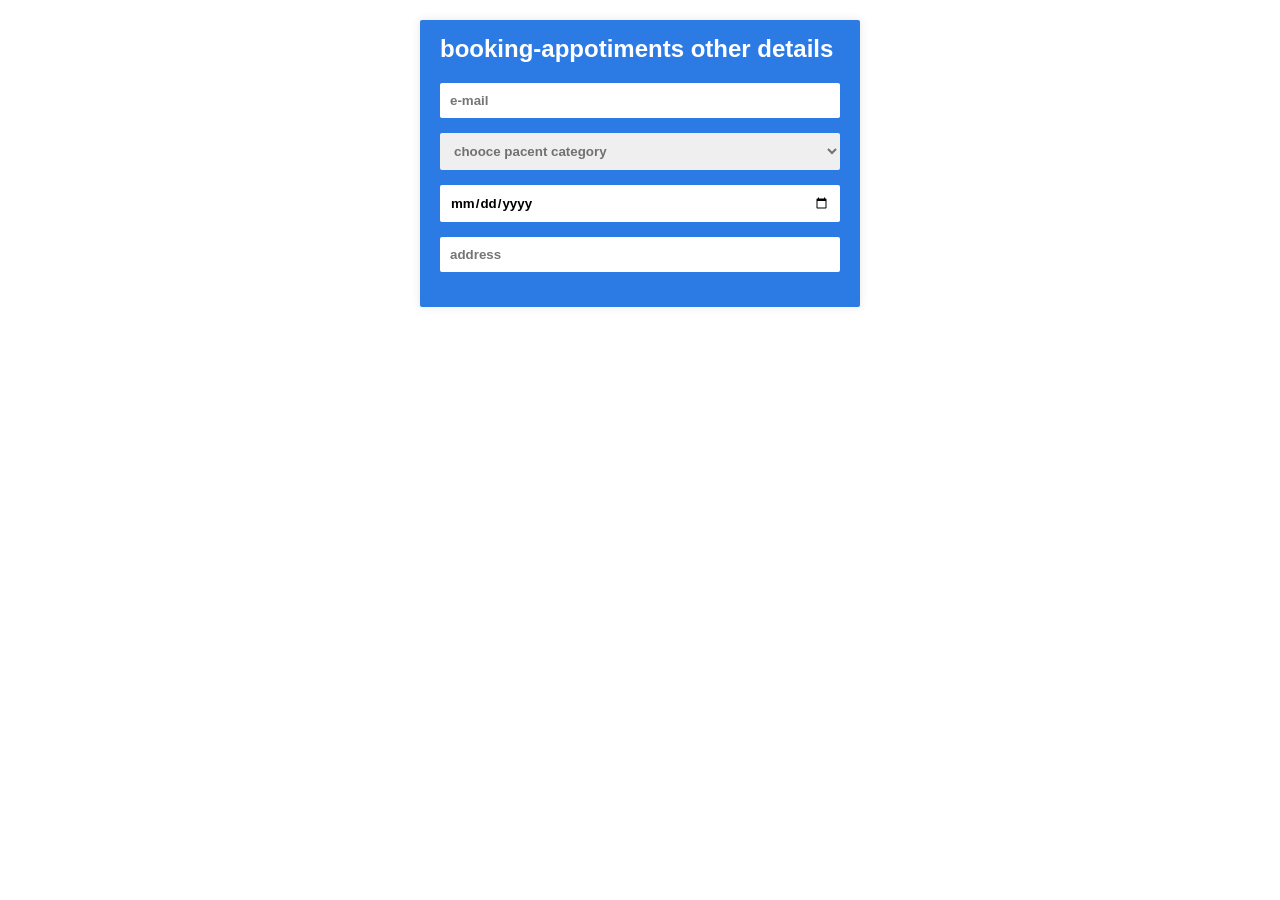
<file: Book appotiment/book-appotiments-other -details.html>
<!doctype html>
<html lang="en">
  <head>
    <meta charset="UTF-8" />
    <meta name="viewport" content="width=device-width, initial-scale=1.0" />
    <title>book-appotiments-other-details</title>
  </head>
  <style>
    * {
      font-family:
        "Trebuchet MS", "Lucida Sans Unicode", "Lucida Grande", "Lucida Sans",
        Arial, sans-serif;
      font-family: 16px;
      font-weight: bolder;
    }
    h2 {
      color: #ffff;
      margin-top: -5px;
    }
    #booking-container {
      max-width: 400px;
      margin: 20px auto;
      padding: 20px;
      background: #2c7be5;
      border-radius: 2px;
      box-shadow: 0 0 10px rgba(0, 0, 0, 0.1);
    }
    .input,
    .submit {
      width: 100%;
      margin-bottom: 15px;
      border-radius: 2px;
      outline: none;
      padding: 10px;
      box-sizing: border-box;
      border: none;
    }
    input {
      width: 100%;
      margin-bottom: 15px;
      border-radius: 2px;
      outline: none;
      padding: 10px;
      box-sizing: border-box;
      border: none;
    }
    select {
      width: 100%;
      margin-bottom: 15px;
      border-radius: 2px;
      outline: none;
      padding: 10px;
      box-sizing: border-box;
      border: none;
    }
    select:focus,
    input:focus {
      border: 2px solid #007bff;
      outline: none;
      box-shadow: 0 0 5px rgba(0, 123, 255, 0.5);
      cursor: pointer;
    }
    #checkbox {
      display: flex;
    }
    #radio {
      display: flex;
      justify-content: start;
    }
  </style>
  <body>
    <div id="booking-container">
      <form action="">
        <h2>booking-appotiments other details</h2>
        <input type="text" placeholder="e-mail" required />
        <select
          name="patient_category"
          style="color: rgb(113, 113, 113)"
          required
        >
          <option value="" default value>chooce pacent category</option>
          <optgroup label="Adults">
            <option>Male</option>
            <option>Female</option>
          </optgroup>
          <optgroup label="Children">
            <option>Kids (Under 12)</option>
            <option>Infants</option>
          </optgroup>
        </select>
        <input type="date" name="date " placeholder="date of barth" required />
        <input type="text"   placeholder="address" required> 
     
    </div>
  </body>
</html>
</file>
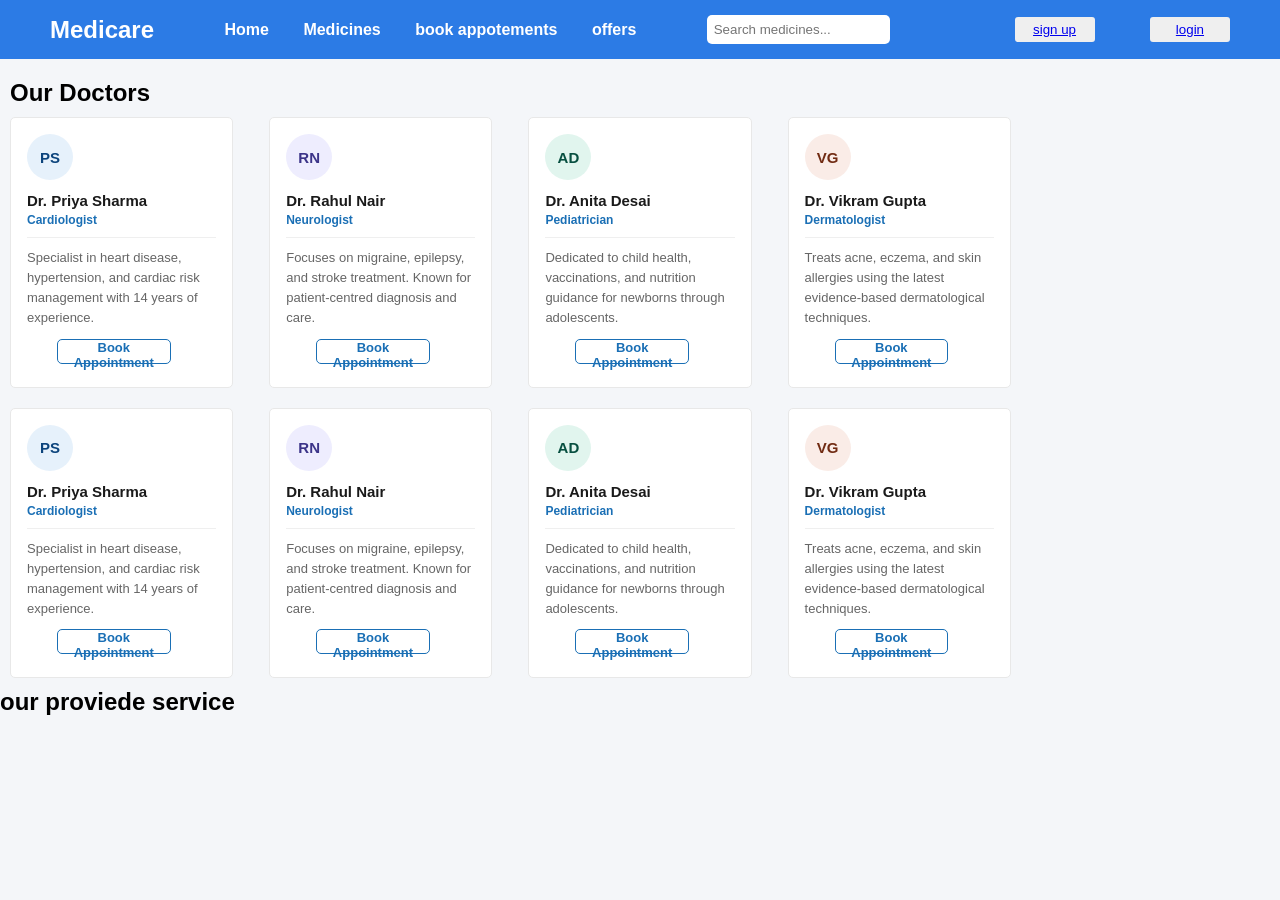
<file: doctor consulte/doctor consulte.html>
<!doctype html>
<html lang="en">
  <head>
    <meta charset="UTF-8" />
    <meta name="viewport" content="width=device-width, initial-scale=1.0" />
    <title>Doctor Consulation</title>
    <link rel="stylesheet" href="doctor consulte.css">
  </head>
  <body>

    <header>
      <div class="logo">Medicare</div>
  
      <nav>
        <a href="#">Home</a>
        <a href="./Medicines/Medicines.html">Medicines</a>
        <a href="#">book appotements</a>
        <a href="#">offers</a>
      </nav>
      <input type="text" placeholder="Search medicines..." class="search">
      <div class="search"></div></input>
      <button class="sign-up">
        <a href="./Signup-page/sign-up.html">sign up</a>
      </button>
      <button class="login-btn">
        <a href="./Login-page/login.html">login</a>
      </button>
    </header>

    <h2 class="section-title">Our Doctors</h2>
    <div class="grid">
      <!-- Card 1 -->
      <div class="card">
        <div class="avatar" style="background: #e6f1fb; color: #0c447c">PS</div>
        <p class="name">Dr. Priya Sharma</p>
        <p class="specialty">Cardiologist</p>
        <hr class="divider" />
        <p class="description">
          Specialist in heart disease, hypertension, and cardiac risk management
          with 14 years of experience.
        </p>
        <button class="book-btn">Book Appointment</button>
      </div>

      <!-- Card 2 -->
      <div class="card">
        <div class="avatar" style="background: #eeedfe; color: #3c3489">RN</div>
        <p class="name">Dr. Rahul Nair</p>
        <p class="specialty">Neurologist</p>
        <hr class="divider" />
        <p class="description">
          Focuses on migraine, epilepsy, and stroke treatment. Known for
          patient-centred diagnosis and care.
        </p>
        <button class="book-btn">Book Appointment</button>
      </div>

      <!-- Card 3 -->
      <div class="card">
        <div class="avatar" style="background: #e1f5ee; color: #085041">AD</div>
        <p class="name">Dr. Anita Desai</p>
        <p class="specialty">Pediatrician</p>
        <hr class="divider" />
        <p class="description">
          Dedicated to child health, vaccinations, and nutrition guidance for
          newborns through adolescents.
        </p>
        <button class="book-btn">Book Appointment</button>
      </div>

      <!-- Card 4 -->
      <div class="card">
        <div class="avatar" style="background: #faece7; color: #712b13">VG</div>
        <p class="name">Dr. Vikram Gupta</p>
        <p class="specialty">Dermatologist</p>
        <hr class="divider" />
        <p class="description">
          Treats acne, eczema, and skin allergies using the latest
          evidence-based dermatological techniques.
        </p>
        <button class="book-btn">Book Appointment</button>
      </div>
    </div>
 
    <!-- section to grid -->
    <div class="grid">
      <!-- Card 1 -->
      <div class="card">
        <div class="avatar" style="background: #e6f1fb; color: #0c447c">PS</div>
        <p class="name">Dr. Priya Sharma</p>
        <p class="specialty">Cardiologist</p>
        <hr class="divider" />
        <p class="description">
          Specialist in heart disease, hypertension, and cardiac risk management
          with 14 years of experience.
        </p>
        <button class="book-btn">Book Appointment</button>
      </div>

      <!-- Card 2 -->
      <div class="card">
        <div class="avatar" style="background: #eeedfe; color: #3c3489">RN</div>
        <p class="name">Dr. Rahul Nair</p>
        <p class="specialty">Neurologist</p>
        <hr class="divider" />
        <p class="description">
          Focuses on migraine, epilepsy, and stroke treatment. Known for
          patient-centred diagnosis and care.
        </p>
        <button class="book-btn">Book Appointment</button>
      </div>

      <!-- Card 3 -->
      <div class="card">
        <div class="avatar" style="background: #e1f5ee; color: #085041">AD</div>
        <p class="name">Dr. Anita Desai</p>
        <p class="specialty">Pediatrician</p>
        <hr class="divider" />
        <p class="description">
          Dedicated to child health, vaccinations, and nutrition guidance for
          newborns through adolescents.
        </p>
        <button class="book-btn">Book Appointment</button>
      </div>

      <!-- Card 4 -->
      <div class="card">
        <div class="avatar" style="background: #faece7; color: #712b13">VG</div>
        <p class="name">Dr. Vikram Gupta</p>
        <p class="specialty">Dermatologist</p>
        <hr class="divider" />
        <p class="description">
          Treats acne, eczema, and skin allergies using the latest
          evidence-based dermatological techniques.
        </p>
        <button class="book-btn">Book Appointment</button>
      </div>
    </div>

    <div id="service ">
    <h2>
      our proviede service 
    </h2>
    
  </div>
  </body>
</html>
</file>
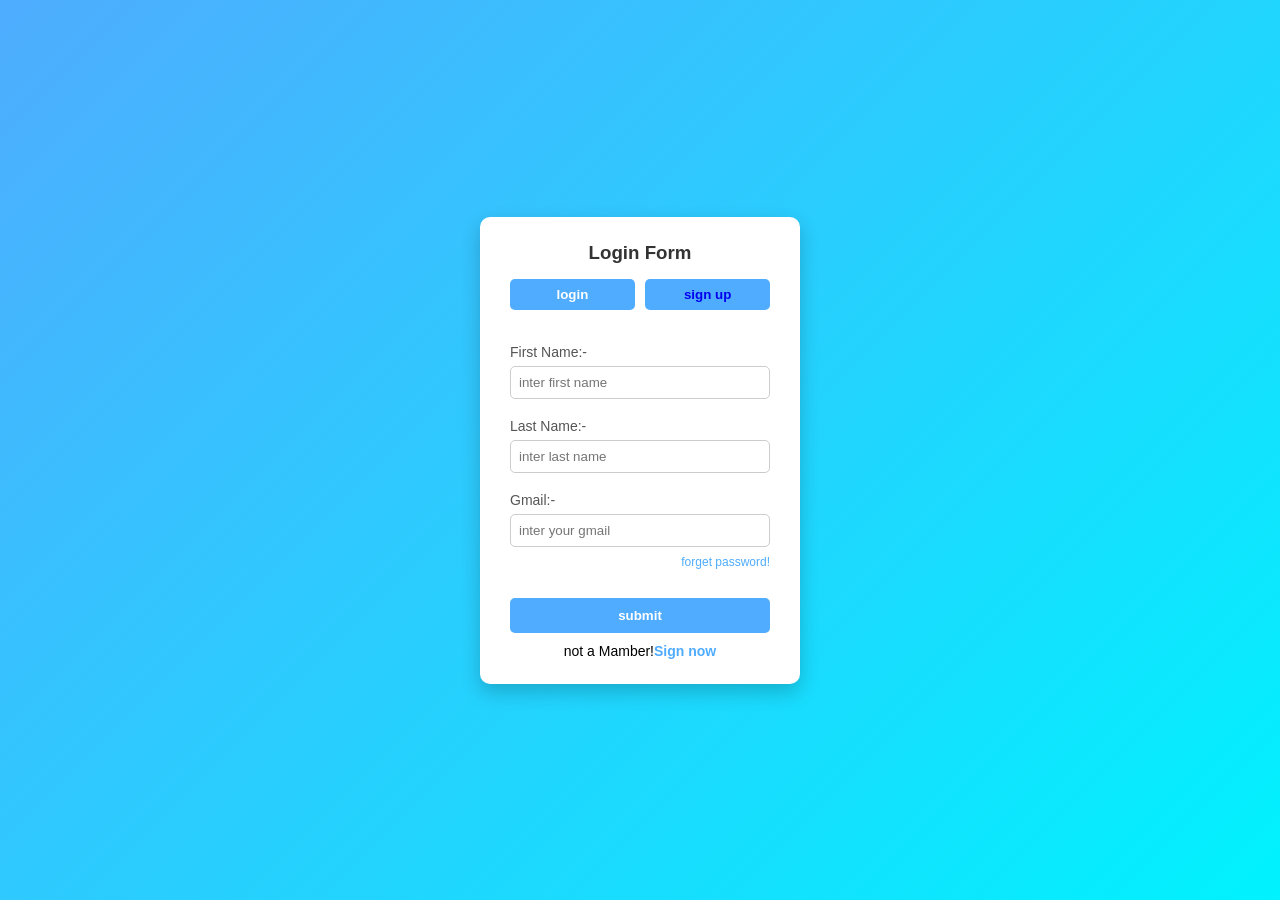
<file: Login-page/login.html>
<!doctype html>
<html lang="en">
  <head>
    <meta charset="UTF-8" />
    <meta name="viewport" content="width=device-width, initial-scale=1.0" />
    <title>login-registration</title>
    <link rel="stylesheet" href="login.css" />
  </head>

  <body>
    <form id="contioner">
      <div>
        <h3>Login Form</h3>
      </div>
      <div class="button">
        <button class="login">login</button>
        <button class="sign-up">
          <a href="../Signup-page/sign-up.html">sign up</a>
        </button>
      </div>
      <br />
      <label>First Name:-</label>
      <input type="text" placeholder="inter first name" required />
      <br />
      <br />
      <label>Last Name:-</label>
      <br />
      <input type="text" placeholder="inter last name" required /><br /><br />
      <label>Gmail:-</label>
      <br />
      <input type="text" placeholder="inter your gmail" required />
      <br />
      <span class="span"><a href=""> forget password!</a></span>
      <br />
      <button
        class="submit"
        type="submit "
        name="submit"
        value="submit"
        onclick="submit()"
      >
        submit
      </button>
      <br />
      <p>not a Mamber!<a href="#">Sign now</a></p>
    </form>

    <script>
      function showAlert() {
        alert("Your form will be submitted");
      }

      let contioner = document.getElementById("contioner");

      function hideshow() {
        if (
          contioner.style.display === "none" ||
          contioner.style.display === ""
        ) {
          contioner.style.display = "block";
        } else {
          contioner.style.display = "none";
        }
      }
    </script>
  </body>
</html>
</file>
<file: doctor consulte/doctor consulte.css>
* {
  box-sizing: border-box;
  margin: 0;
  padding: 0;
}

body {
  font-family:
    "Trebuchet MS", "Lucida Sans Unicode", "Lucida Grande", "Lucida Sans",
    Arial, sans-serif;
  background: #f4f6f9;
}
header {
  display: flex;
  justify-content: space-between;
  align-items: center;
  padding: 15px 50px;
  background: #2c7be5;
  color: white;
}

.Shop-now {
  height: 30px;
  width: 100px;
  border: none;
  outline: none;
  border-radius: 3px;
  margin-top: 20px;
}
.logo {
  font-size: 24px;
  font-weight: bold;
}

nav a {
  margin: 0 15px;
  text-decoration: none;
  color: white;
  font-weight: bold;
}

button {
  height: 25px;
  width: 80px;
  border: none;
  outline: none;
  border-radius: 3px;
}
.search {
  padding: 7px;
  border: none;
  border-radius: 5px;
}

.hero {
  background: #e3f2fd;
  display: flex;
  flex-direction: column;
  justify-content: center;
  align-items: center;
  text-align: center;
  background-size: cover;
  height: 350px;
  color: #ffff;
}
.hero-content {
  position: absolute;
  z-index: +1;
}
.hero-image {
  height: 350px;
  width: 100%;
}

.hero h1 {
  font-size: 40px;
  margin-bottom: 10px;
}

.hero button {
  padding: 10px 20px;
  background: #2c7be5;
  border: none;
  color: white;
  border-radius: 5px;
  cursor: pointer;
}
#doctor-consult {
  height: 200px;
  width: 100%;
  background-color: aqua;
}
.heading {
  margin-left: 17px;
  margin-top: 5px;
}
#section {
  display: flex;
  flex-direction: row;
  justify-content: center;
  align-items: center;
  padding: 10px;
}
.section-box {
  height: 150px;
  width: 150px;
  background: #2c7be5;
  margin-left: 10px;
  border-radius: 5px;
}
.section-title {
  margin-left: 10px;
  margin-top: 20px;
}

.grid {
  display: grid;
  grid-template-columns: repeat(auto-fill, minmax(220px, 1fr));
  gap: 16px;
}

.card {
  background: #ffffff;
  border: 1px solid #e8e8e8;
  border-radius: 5px;
  padding: 1rem;
  margin: 10px;
}

.card:hover {
  transform: translateY(-6px);
  box-shadow: 0 12px 32px rgba(0, 0, 0, 0.1);
  border-color: #a0c4f1;
}
.avatar {
  width: 46px;
  height: 46px;
  border-radius: 50%;
  display: flex;
  align-items: center;
  justify-content: center;
  font-weight: 600;
  font-size: 15px;
  margin-bottom: 12px;
}
.card:hover .avatar {
  transform: scale(1.12);
}

.name {
  font-size: 15px;
  font-weight: 600;
  color: #1a1a1a;
  margin-bottom: 4px;
}

.specialty {
  font-size: 12px;
  font-weight: 500;
  color: #1a6fb5;
  margin-bottom: 10px;
  font-weight: bolder;
}

.divider {
  border: none;
  border-top: 1px solid #efefef;
  margin-bottom: 10px;
}

.description {
  font-size: 13px;
  color: #666;
  line-height: 1.55;
}

.book-btn {
  width: 60%;
  border: 1.5px solid #1a6fb5;
  border-radius: 5px;
  margin: 10px 0px 0px 30px;
  background: transparent;
  color: #1a6fb5;
  font-size: 13px;
  font-weight: 600;
  cursor: pointer;
  transition:
    background 0.2s ease,
    color 0.2s ease,
    transform 0.15s ease;
}

.book-btn:hover {
  background: #1a6fb5;
  color: #ffffff;
  transform: scale(1.02);
}

.book-btn:active {
  transform: scale(0.97);
}
</file>
<file: Login-page/login.css>
/* Reset default styles */
* {
  margin: 0;
  padding: 0;
  box-sizing: border-box;
  font-family:
    "Trebuchet MS", "Lucida Sans Unicode", "Lucida Grande", "Lucida Sans",
    Arial, sans-serif;
}

/* Body styling */
body {
  height: 100vh;
  background: linear-gradient(135deg, #4facfe, #00f2fe);
  display: flex;
  justify-content: center;
  align-items: center;
}

/* Form container */
#contioner {
  background: #fff;
  padding: 25px 30px;
  width: 320px;
  border-radius: 10px;
  box-shadow: 0 8px 20px rgba(0, 0, 0, 0.2);
}

/* Heading */
#contioner h3 {
  text-align: center;
  margin-bottom: 15px;
  color: #333;
}
.sign-up {
  color: #fff;
}
/* Button section */
.button {
  display: flex;
  justify-content: space-between;
  margin-bottom: 15px;
  color: #fff;
}

/* Login & signup buttons */
.button button {
  width: 48%;
  padding: 8px;
  border: none;
  border-radius: 5px;
  color: #fff;
  cursor: pointer;
  font-weight: bold;
}

/* Login button */
.login {
  background: #4facfe;
  color: white;
}

/* Signup button */
.sign-up {
  background: #4facfe;
  color: white;
}
a {
  text-decoration: none;
}
/* Labels */
label {
  font-size: 14px;
  color: #555;
}

/* Input fields */
input {
  width: 100%;
  padding: 8px;
  margin-top: 5px;
  border: 1px solid #ccc;
  border-radius: 5px;
  outline: none;
  transition: 0.3s;
}

/* Input focus effect */
input:focus {
  border-color: #4facfe;
  box-shadow: 0 0 5px rgba(79, 172, 254, 0.5);
}

/* Forget password */
.span {
  display: block;
  text-align: right;
  margin-top: 5px;
}

.span a {
  font-size: 12px;
  text-decoration: none;
  color: #4facfe;
}

.span a:hover {
  text-decoration: underline;
}

/* Submit button */
.submit {
  width: 100%;
  padding: 10px;
  margin-top: 10px;
  background: #4facfe;
  color: white;
  border: none;
  border-radius: 5px;
  cursor: pointer;
  font-weight: bold;
}

/* Hover effect */
.submit:hover {
  background: #4facfe;
}

/* Bottom text */
p {
  text-align: center;
  margin-top: 10px;
  font-size: 14px;
}

p a {
  text-decoration: none;
  color: #4facfe;
  font-weight: bold;
}

p a:hover {
  text-decoration: underline;
}
</file>
